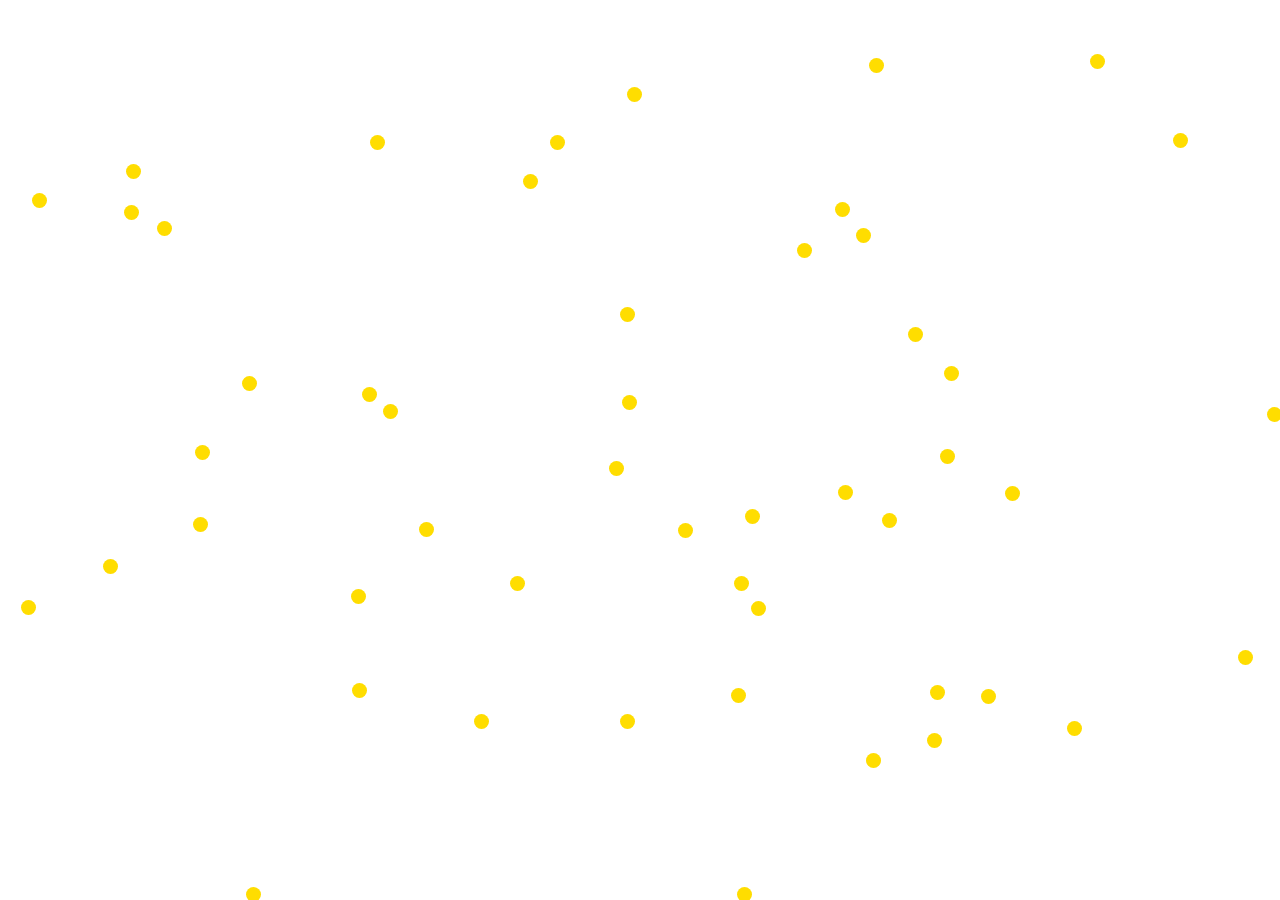
<file: index.html>
<!DOCTYPE html>
<html lang="en">
<head>
  <meta charset="UTF-8">
  <meta name="viewport" content="width=device-width, initial-scale=1.0">
  <title>Bouncing Balls and Flying Text</title>
  <link rel="stylesheet" href="./css/balls.css">
</head>
<body>
  <div class="container"></div>
  <div class="text-container">
    <div class="text" id="text-1">Client-side?</div>
    <div class="text" id="text-2">Server-side?</div>
    <div class="text" id="text-3">I choose client-side.</div>
  </div>
  <script>
    // Redirect to the main page (index.html) after 5 seconds
    setTimeout(() => {
      window.location.href = "landing.html"; // Replace "index.html" with the path to your main page
    }, 15000); // Adjust the duration as needed
  </script>
  <script src="./js/balls.js"></script>
</body>
</html>
</file>
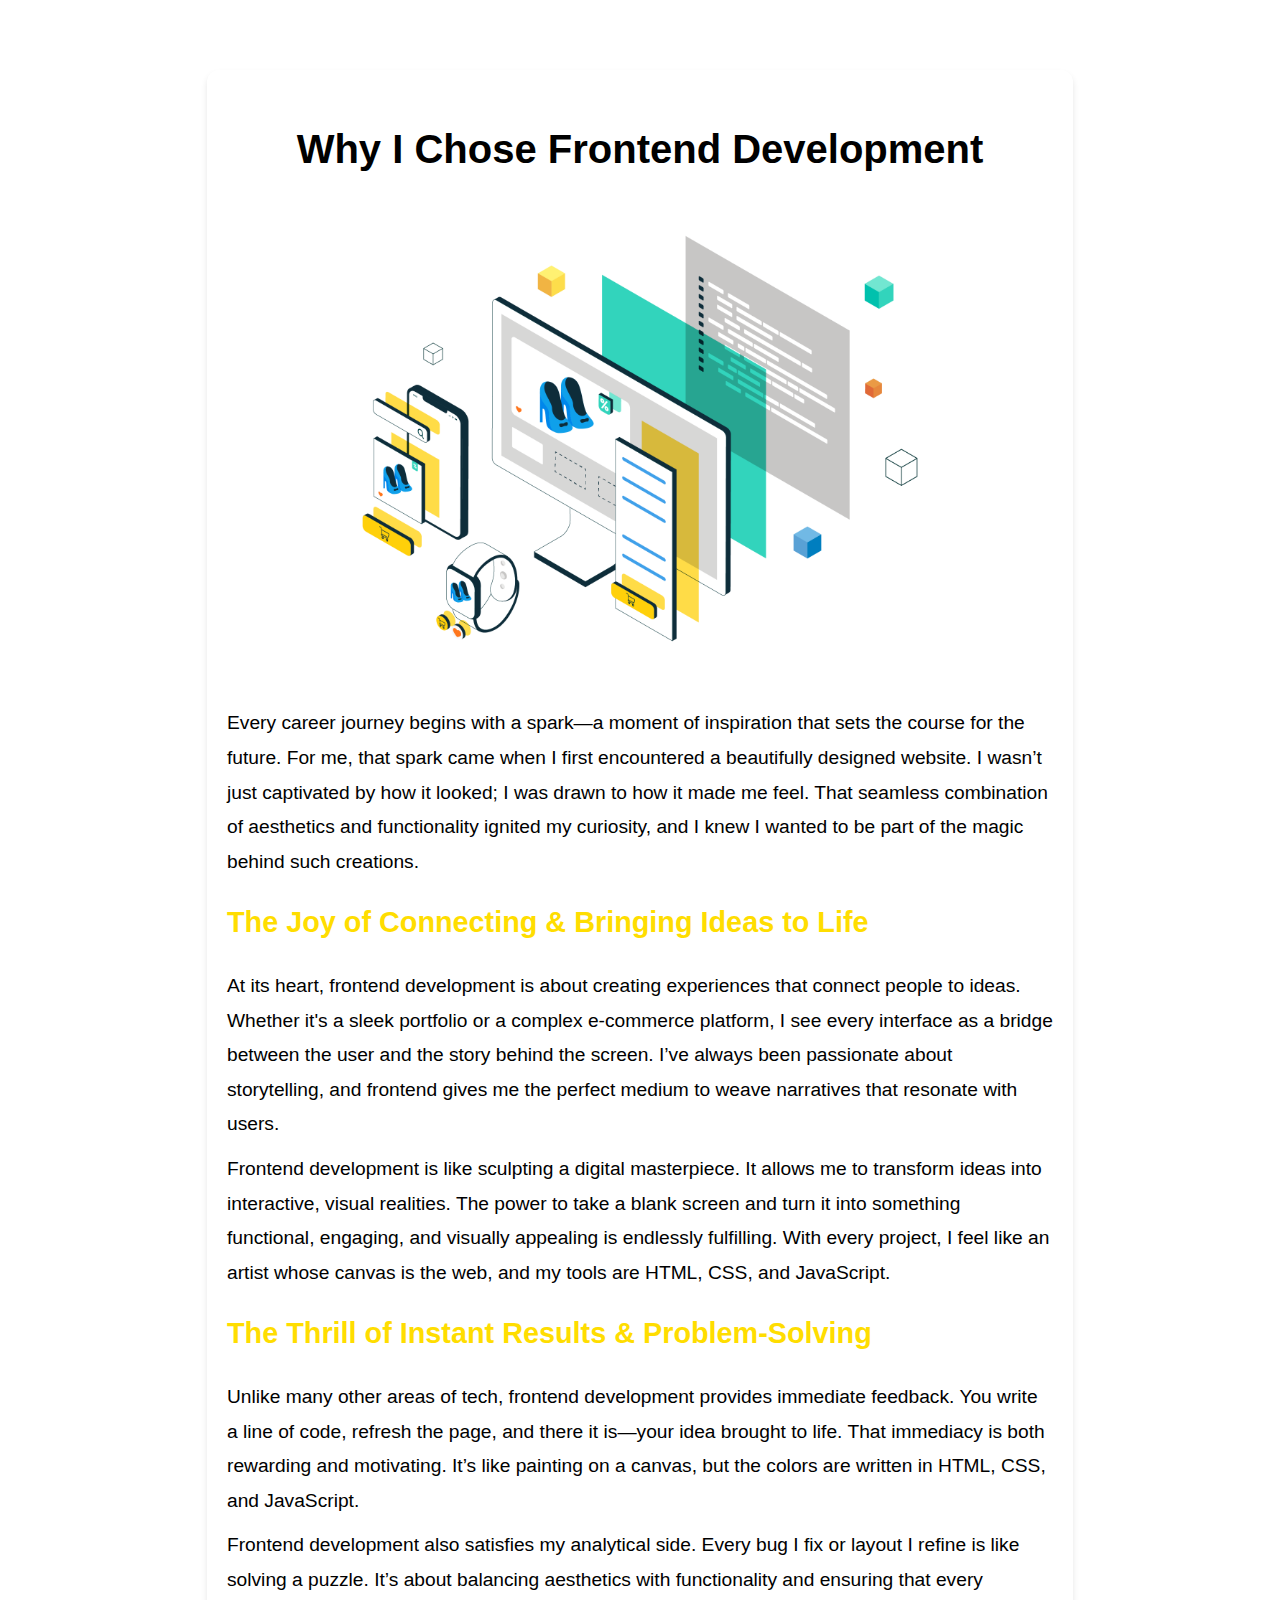
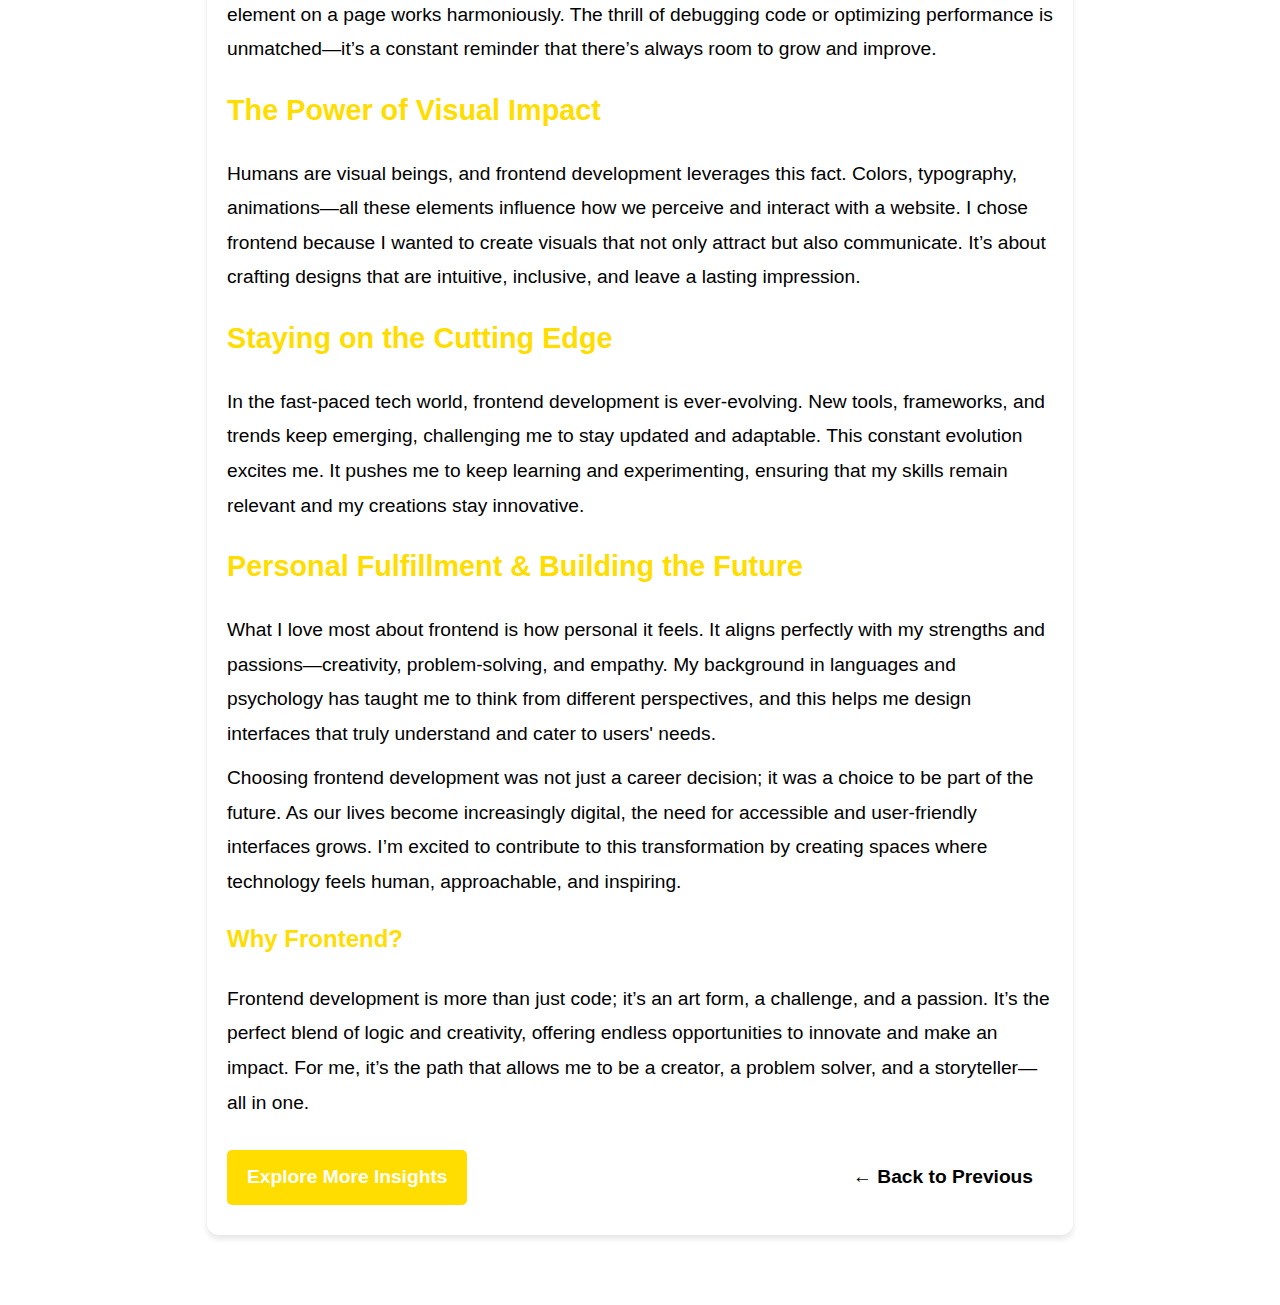
<file: article1.html>
<!DOCTYPE html>
<html lang="en">
<head>
  <meta charset="UTF-8">
  <meta name="viewport" content="width=device-width, initial-scale=1.0">
  <title>Why I Chose Frontend Development</title>
  <link rel="stylesheet" href="./css/article1.css">
</head>
<body>

  <div class="frontend-container">
    <h1>Why I Chose Frontend Development</h1>
    <img src="./images/frontend.png" alt="Frontend Development Graphic" class="frontend-image">

    <p>
      Every career journey begins with a spark—a moment of inspiration that sets the course for the future. For me, that spark came when I first encountered a beautifully designed website. I wasn’t just captivated by how it looked; I was drawn to how it made me feel. That seamless combination of aesthetics and functionality ignited my curiosity, and I knew I wanted to be part of the magic behind such creations.
    </p>

    <h2>The Joy of Connecting & Bringing Ideas to Life</h2>
    <p>
      At its heart, frontend development is about creating experiences that connect people to ideas. Whether it's a sleek portfolio or a complex e-commerce platform, I see every interface as a bridge between the user and the story behind the screen. I’ve always been passionate about storytelling, and frontend gives me the perfect medium to weave narratives that resonate with users.
    </p>
    <p>
      Frontend development is like sculpting a digital masterpiece. It allows me to transform ideas into interactive, visual realities. The power to take a blank screen and turn it into something functional, engaging, and visually appealing is endlessly fulfilling. With every project, I feel like an artist whose canvas is the web, and my tools are HTML, CSS, and JavaScript.
    </p>

    <h2>The Thrill of Instant Results & Problem-Solving</h2>
    <p>
      Unlike many other areas of tech, frontend development provides immediate feedback. You write a line of code, refresh the page, and there it is—your idea brought to life. That immediacy is both rewarding and motivating. It’s like painting on a canvas, but the colors are written in HTML, CSS, and JavaScript.
    </p>
    <p>
      Frontend development also satisfies my analytical side. Every bug I fix or layout I refine is like solving a puzzle. It’s about balancing aesthetics with functionality and ensuring that every element on a page works harmoniously. The thrill of debugging code or optimizing performance is unmatched—it’s a constant reminder that there’s always room to grow and improve.
    </p>

    <h2>The Power of Visual Impact</h2>
    <p>
      Humans are visual beings, and frontend development leverages this fact. Colors, typography, animations—all these elements influence how we perceive and interact with a website. I chose frontend because I wanted to create visuals that not only attract but also communicate. It’s about crafting designs that are intuitive, inclusive, and leave a lasting impression.
    </p>

    <h2>Staying on the Cutting Edge</h2>
    <p>
      In the fast-paced tech world, frontend development is ever-evolving. New tools, frameworks, and trends keep emerging, challenging me to stay updated and adaptable. This constant evolution excites me. It pushes me to keep learning and experimenting, ensuring that my skills remain relevant and my creations stay innovative.
    </p>

    <h2>Personal Fulfillment & Building the Future</h2>
    <p>
      What I love most about frontend is how personal it feels. It aligns perfectly with my strengths and passions—creativity, problem-solving, and empathy. My background in languages and psychology has taught me to think from different perspectives, and this helps me design interfaces that truly understand and cater to users' needs.
    </p>
    <p>
      Choosing frontend development was not just a career decision; it was a choice to be part of the future. As our lives become increasingly digital, the need for accessible and user-friendly interfaces grows. I’m excited to contribute to this transformation by creating spaces where technology feels human, approachable, and inspiring.
    </p>

    <h3>Why Frontend?</h3>
    <p>
      Frontend development is more than just code; it’s an art form, a challenge, and a passion. It’s the perfect blend of logic and creativity, offering endless opportunities to innovate and make an impact. For me, it’s the path that allows me to be a creator, a problem solver, and a storyteller—all in one.
    </p>

    <p class="article-nav">
    <a href="article2.html" class="explore-more-link">Explore More Insights</a>
    <a href="insights.html" class="back-btn">← Back to Previous</a>
    </p>
  </div>

</body>
</html>
</file>
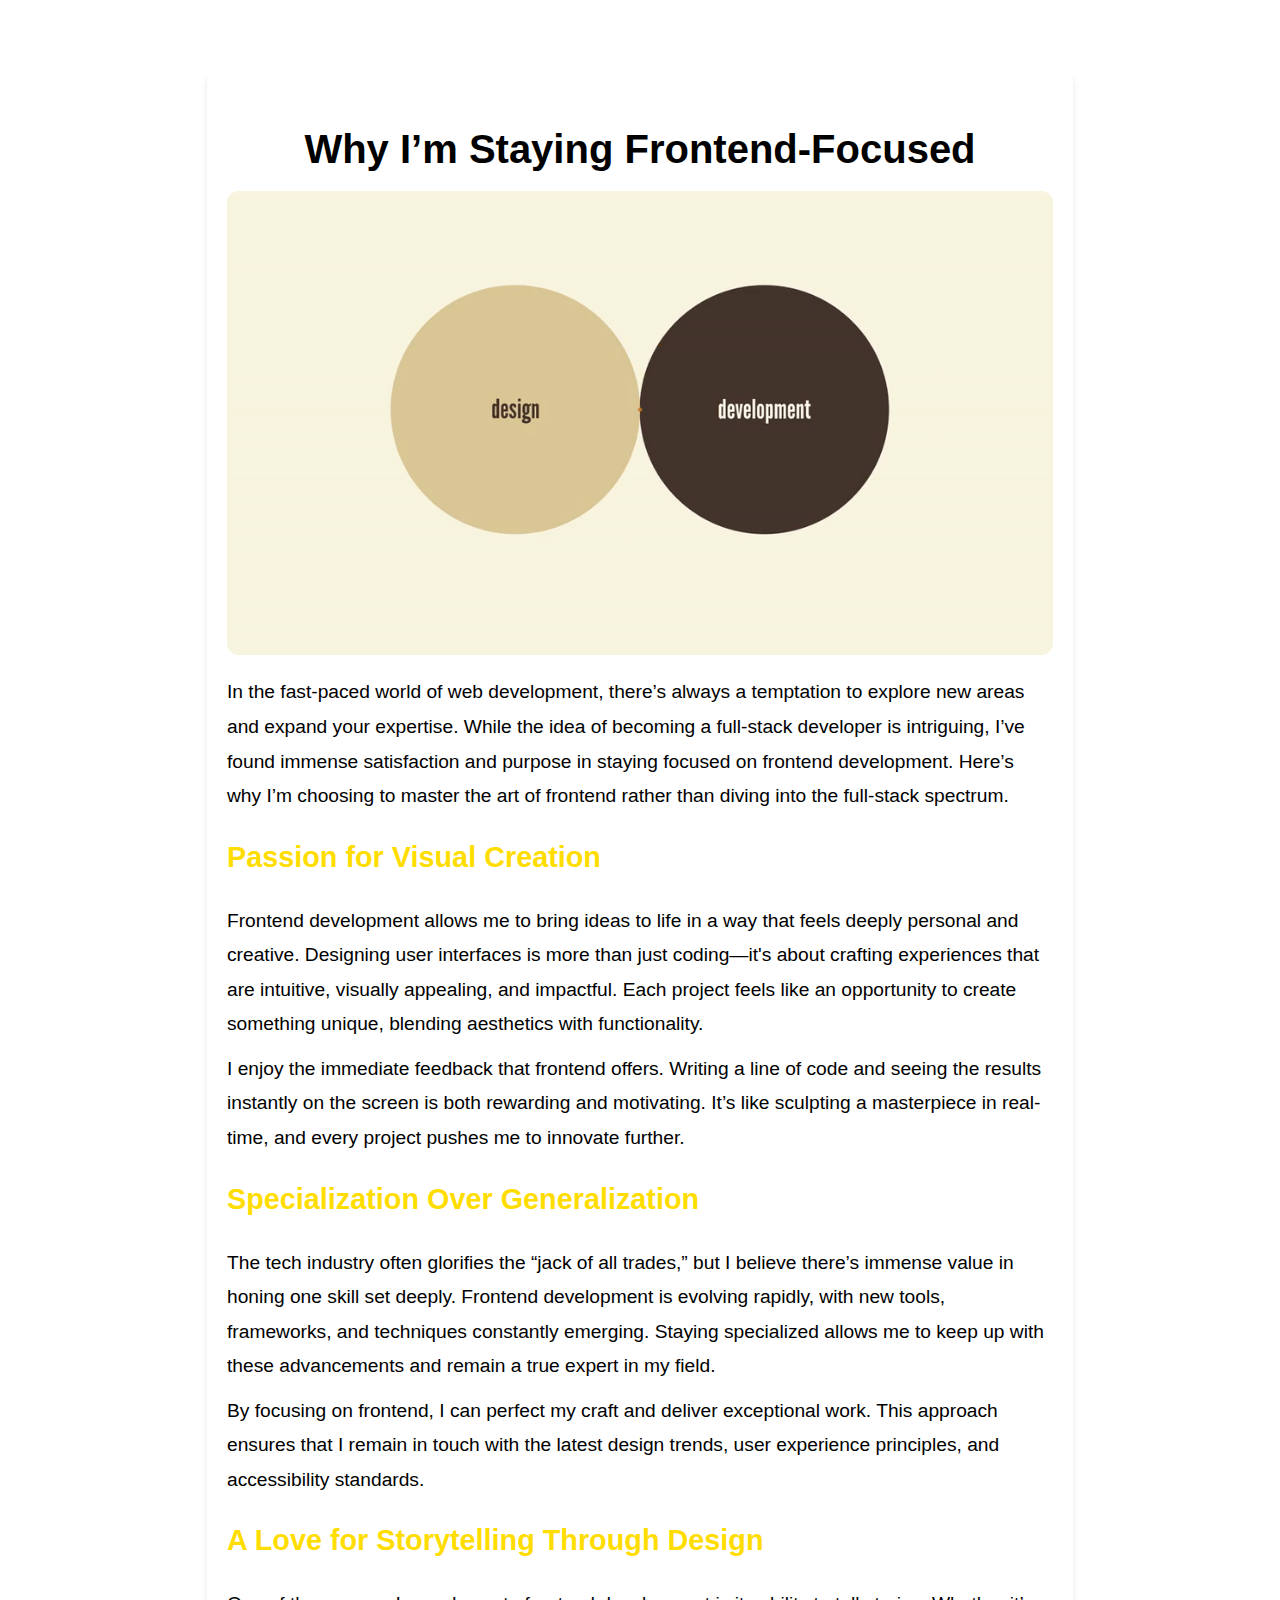
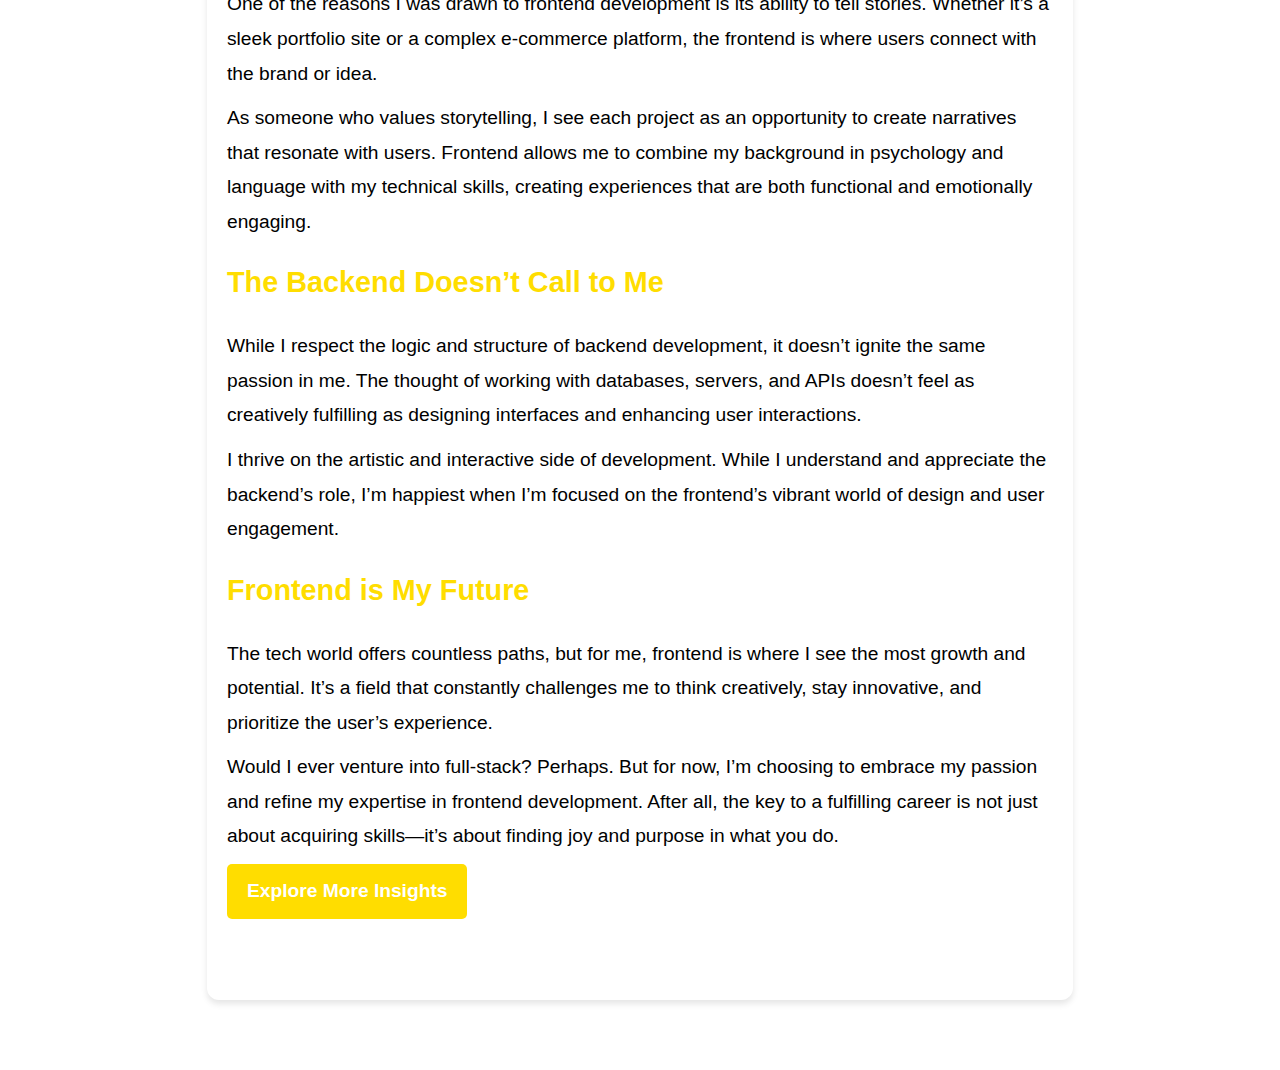
<file: article2.html>
<!DOCTYPE html>
<html lang="en">
<head>
  <meta charset="UTF-8">
  <meta name="viewport" content="width=device-width, initial-scale=1.0">
  <title>Why I’m Staying Frontend-Focused</title>
  <link rel="stylesheet" href="./css/article1.css">
</head>
<body>
  <div class="frontend-container">
    <h1>Why I’m Staying Frontend-Focused</h1>
    <img src="./images/frontend-design.gif" alt="frontend gif" class="frontend-image">
    <p>
      In the fast-paced world of web development, there’s always a temptation to explore new areas and expand your expertise. While the idea of becoming a full-stack developer is intriguing, I’ve found immense satisfaction and purpose in staying focused on frontend development. Here’s why I’m choosing to master the art of frontend rather than diving into the full-stack spectrum.
    </p>

    <h2>Passion for Visual Creation</h2>
    <p>
      Frontend development allows me to bring ideas to life in a way that feels deeply personal and creative. Designing user interfaces is more than just coding—it's about crafting experiences that are intuitive, visually appealing, and impactful. Each project feels like an opportunity to create something unique, blending aesthetics with functionality.
    </p>
    <p>
      I enjoy the immediate feedback that frontend offers. Writing a line of code and seeing the results instantly on the screen is both rewarding and motivating. It’s like sculpting a masterpiece in real-time, and every project pushes me to innovate further.
    </p>

    <h2>Specialization Over Generalization</h2>
    <p>
      The tech industry often glorifies the “jack of all trades,” but I believe there’s immense value in honing one skill set deeply. Frontend development is evolving rapidly, with new tools, frameworks, and techniques constantly emerging. Staying specialized allows me to keep up with these advancements and remain a true expert in my field.
    </p>
    <p>
      By focusing on frontend, I can perfect my craft and deliver exceptional work. This approach ensures that I remain in touch with the latest design trends, user experience principles, and accessibility standards.
    </p>

    <h2>A Love for Storytelling Through Design</h2>
    <p>
      One of the reasons I was drawn to frontend development is its ability to tell stories. Whether it’s a sleek portfolio site or a complex e-commerce platform, the frontend is where users connect with the brand or idea.
    </p>
    <p>
      As someone who values storytelling, I see each project as an opportunity to create narratives that resonate with users. Frontend allows me to combine my background in psychology and language with my technical skills, creating experiences that are both functional and emotionally engaging.
    </p>

    <h2>The Backend Doesn’t Call to Me</h2>
    <p>
      While I respect the logic and structure of backend development, it doesn’t ignite the same passion in me. The thought of working with databases, servers, and APIs doesn’t feel as creatively fulfilling as designing interfaces and enhancing user interactions.
    </p>
    <p>
      I thrive on the artistic and interactive side of development. While I understand and appreciate the backend’s role, I’m happiest when I’m focused on the frontend’s vibrant world of design and user engagement.
    </p>

    <h2>Frontend is My Future</h2>
    <p>
      The tech world offers countless paths, but for me, frontend is where I see the most growth and potential. It’s a field that constantly challenges me to think creatively, stay innovative, and prioritize the user’s experience.
    </p>
    <p>
      Would I ever venture into full-stack? Perhaps. But for now, I’m choosing to embrace my passion and refine my expertise in frontend development. After all, the key to a fulfilling career is not just about acquiring skills—it’s about finding joy and purpose in what you do.
    </p> 

    <p>
    <a href="insights.html" class="explore-more-link">Explore More Insights</a>
    </p>
    
    <br><br>
  </div>
</body>
</html>
</file>
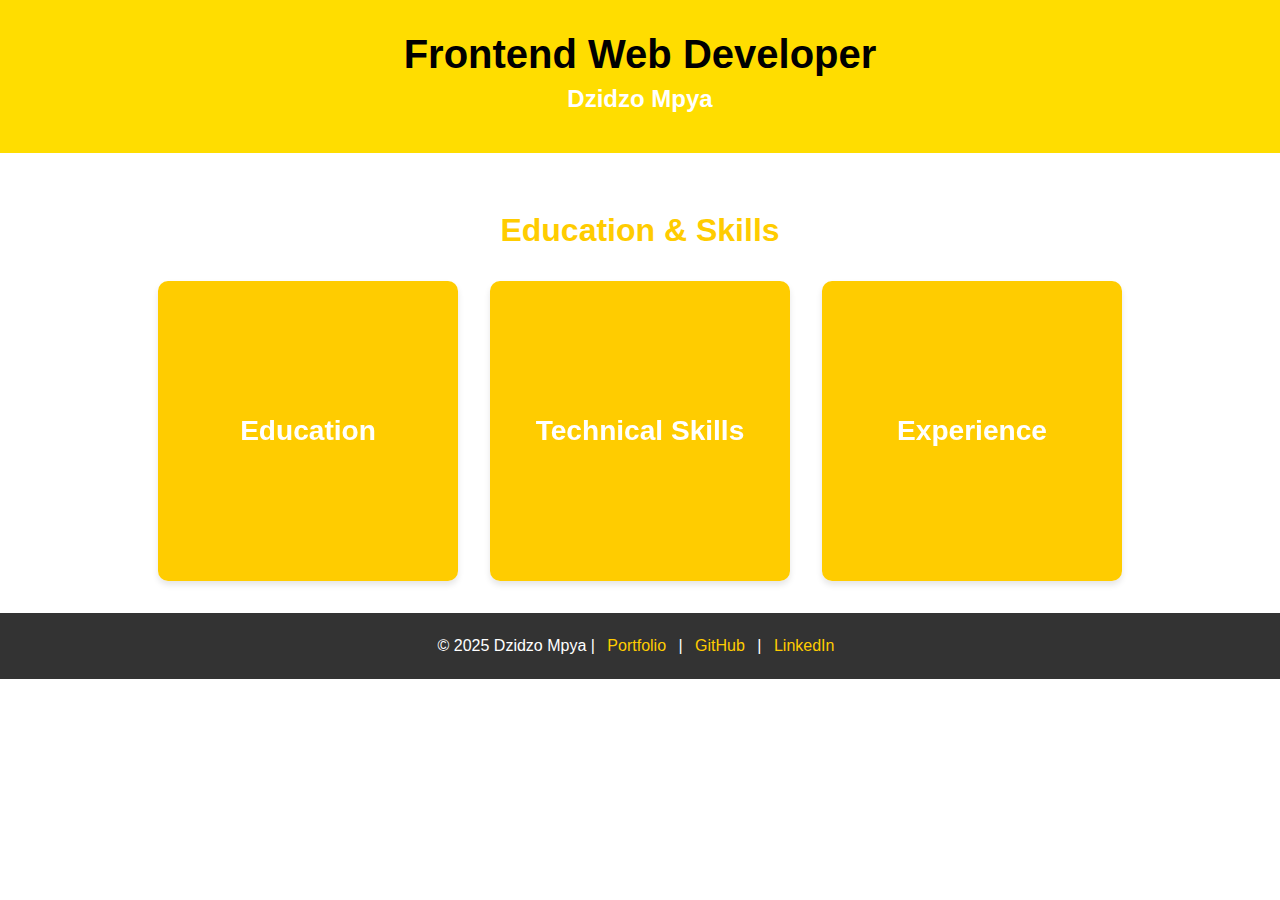
<file: background.html>
<!DOCTYPE html>
<html lang="en">
<head>
  <meta charset="UTF-8">
  <meta name="viewport" content="width=device-width, initial-scale=1.0">
  <link rel="stylesheet" href="./css/background.css">
  <title>Education & Skills</title>

</head>
<body>
  <header>
    <div class="container">
      <h1>Frontend Web Developer</h1>
      <p>Dzidzo Mpya</p>
    </div>
  </header>
  
  <section id="education-skills">
    <div class="container">
      <h2>Education & Skills</h2>
      <div class="card-container">
        <div class="card">
          <div class="card-front">
            <h3>Education</h3>
          </div>
          <div class="card-back">
            <ul>
              <li>BA French and Psychology</li>
              <li>IT Primer @ Workplace, IPMC</li>
              <li>Web Developer - MEST, Generation Ghana</li>
              <li>Year Abroad - Université d’Abomey-Calavi, Benin</li>
            </ul>
          </div>
        </div>
        <div class="card">
          <div class="card-front">
            <h3>Technical Skills</h3>
          </div>
          <div class="card-back">
            <ul>
              <li>HTML, CSS, JavaScript</li>
              <li>React, Node.js</li>
              <li>Git, VS Code</li>
              <li>Responsive Design, REST APIs</li>
              <li>Debugging</li>
            </ul>
          </div>
        </div>
        <div class="card">
          <div class="card-front">
            <h3>Experience</h3>
          </div>
          <div class="card-back">
            <p>Freelance Web Developer: Designing and delivering responsive websites.</p>
            <p>Language Tutor: Translating, editing, and teaching tailored lessons.</p>
            <p>French Tutorial Assistant: Managing library resources and teaching French.</p>
          </div>
        </div>
      </div>
    </div>
  </section>

  <footer>
    <div class="container">
      <p>© 2025 Dzidzo Mpya | <a href="#">Portfolio</a> | <a href="#">GitHub</a> | <a href="#">LinkedIn</a></p>
    </div>
  </footer>
</body>
</html>
</file>
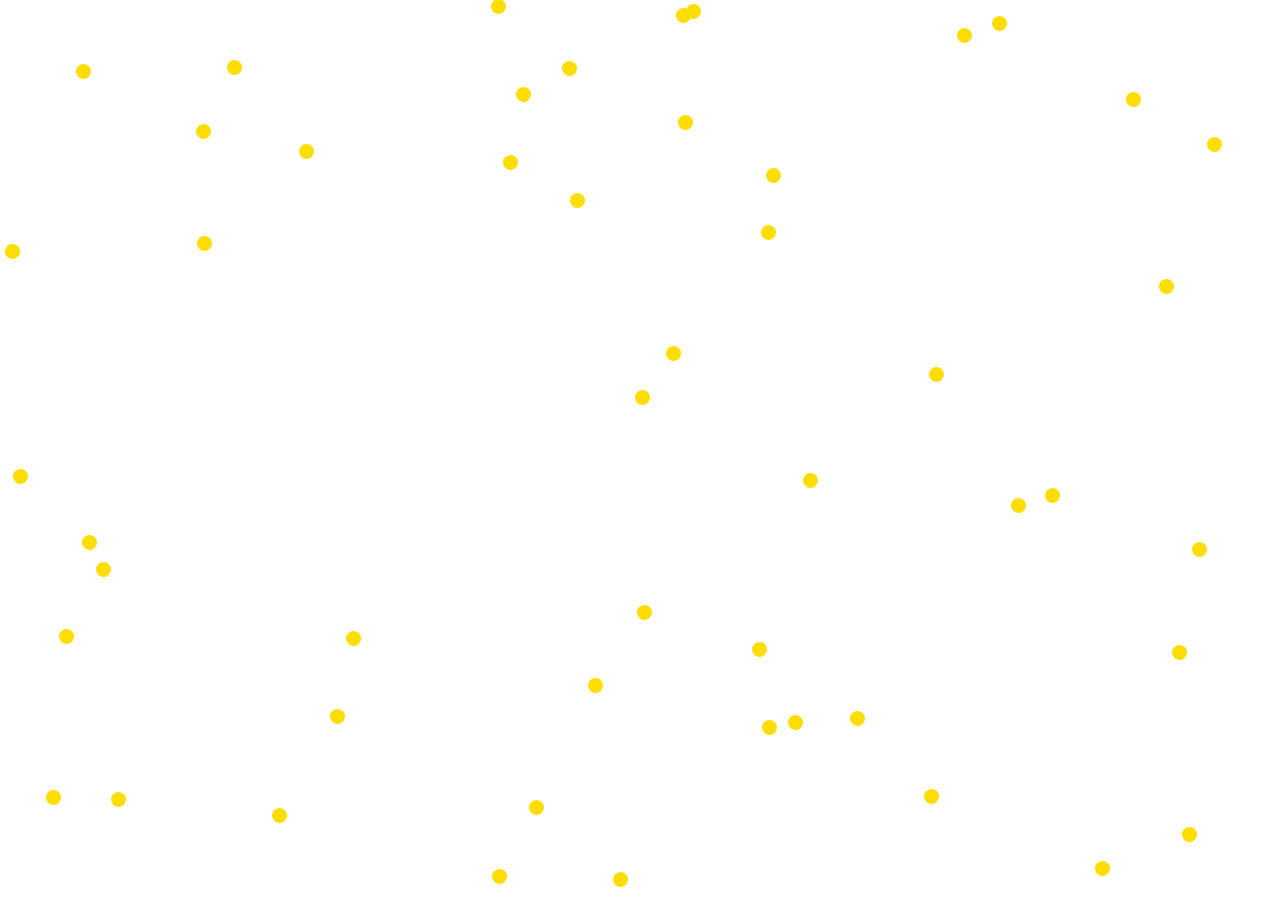
<file: balls.html>
<!DOCTYPE html>
<html lang="en">
<head>
  <meta charset="UTF-8">
  <meta name="viewport" content="width=device-width, initial-scale=1.0">
  <title>Bouncing Balls and Flying Text</title>
  <link rel="stylesheet" href="./css/balls.css">
</head>
<body>
  <div class="container"></div>
  <div class="text-container">
    <div class="text" id="text-1">Client-side?</div>
    <div class="text" id="text-2">Server-side?</div>
    <div class="text" id="text-3">I choose client-side.</div>
  </div>
  <script>
    // Redirect to the main page (index.html) after 5 seconds
    setTimeout(() => {
      window.location.href = "index.html"; // Replace "index.html" with the path to your main page
    }, 15000); // Adjust the duration as needed
  </script>
  <script src="./js/balls.js"></script>
</body>
</html>
</file>
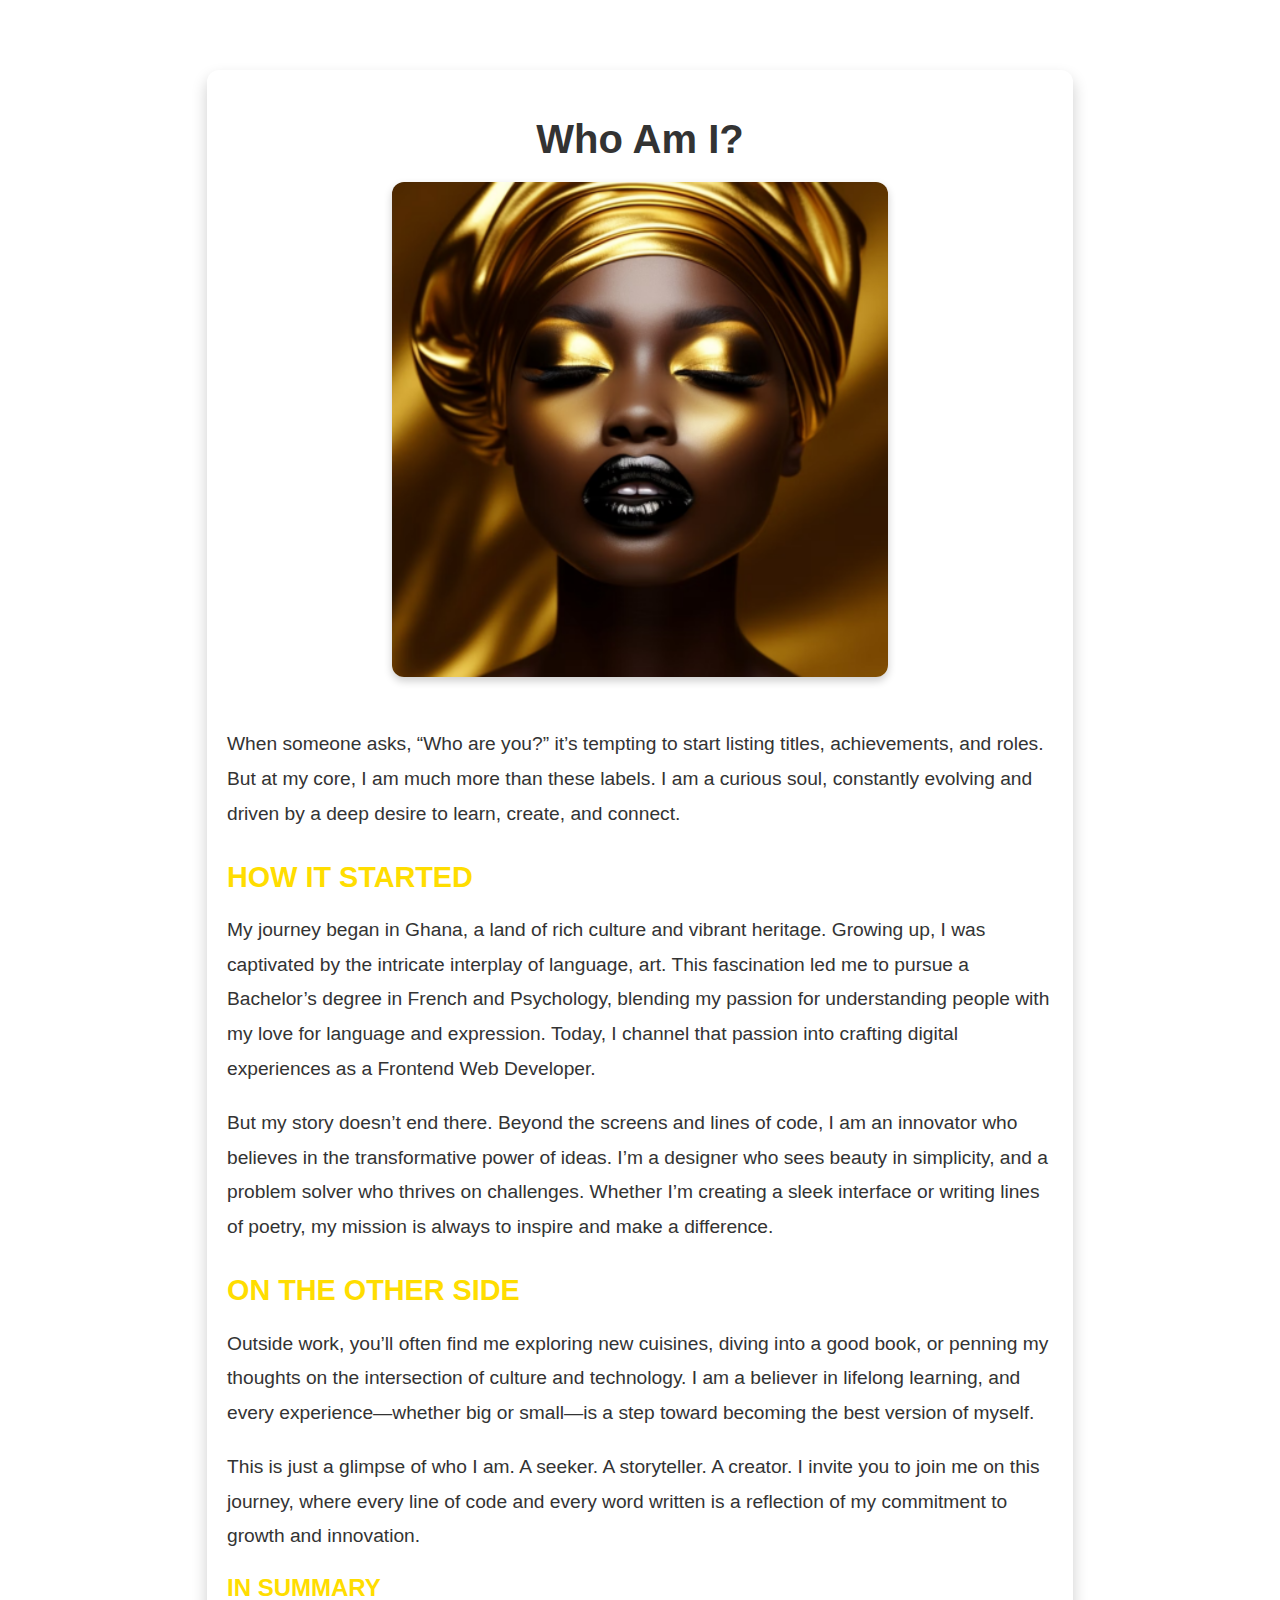
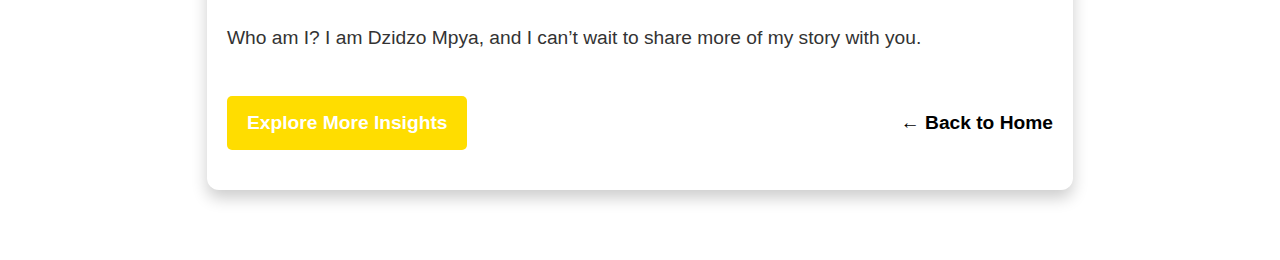
<file: insights.html>
<!DOCTYPE html>
<html lang="en">
<head>
  <meta charset="UTF-8">
  <meta name="viewport" content="width=device-width, initial-scale=1.0">
  <title>Who Am I?</title>
  <link rel="stylesheet" href="./css/insights.css">
</head>
<body>

  <div class="whoami-container">
    <h1>Who Am I?</h1>
        <img src="./images/Iam2.png" alt="Who Am I Graphic" class="whoami-image">

    <p>
      When someone asks, “Who are you?” it’s tempting to start listing titles, achievements, and roles. 
      But at my core, I am much more than these labels. I am a curious soul, constantly evolving and 
      driven by a deep desire to learn, create, and connect.
    </p>

    <h2>HOW IT STARTED</h2>
    <p>
      My journey began in Ghana, a land of rich culture and vibrant heritage. Growing up, I was captivated 
      by the intricate interplay of language, art. This fascination led me to pursue a Bachelor’s 
      degree in French and Psychology, blending my passion for understanding people with my love for language and expression. 
      Today, I channel that passion into crafting digital experiences as a Frontend Web Developer.
    </p>
    <p>
      But my story doesn’t end there. Beyond the screens and lines of code, I am an innovator who believes 
      in the transformative power of ideas. I’m a designer who sees beauty in simplicity, and a problem solver 
      who thrives on challenges. Whether I’m creating a sleek interface or writing lines of poetry, my mission 
      is always to inspire and make a difference.
    </p>

    <h2>ON THE OTHER SIDE</h2>
    <p>
      Outside work, you’ll often find me exploring new cuisines, diving into a good book, or penning my thoughts 
      on the intersection of culture and technology. I am a believer in lifelong learning, and every experience—whether big or small—is a step toward becoming the best version of myself.
    </p>
    <p>
      This is just a glimpse of who I am. A seeker. A storyteller. A creator. I invite you to join me on this journey, 
      where every line of code and every word written is a reflection of my commitment to growth and innovation.
    </p>

    <h3>IN SUMMARY</h3>
    <p>
      Who am I? I am Dzidzo Mpya, and I can’t wait to share more of my story with you.
    </p>

    <p class="article-nav">
    <a href="article1.html" class="explore-more-link">Explore More Insights</a>
    <a href="landing.html" class="back-btn">← Back to Home</a>

    </p>
  </div>
</body>
</html>
</file>
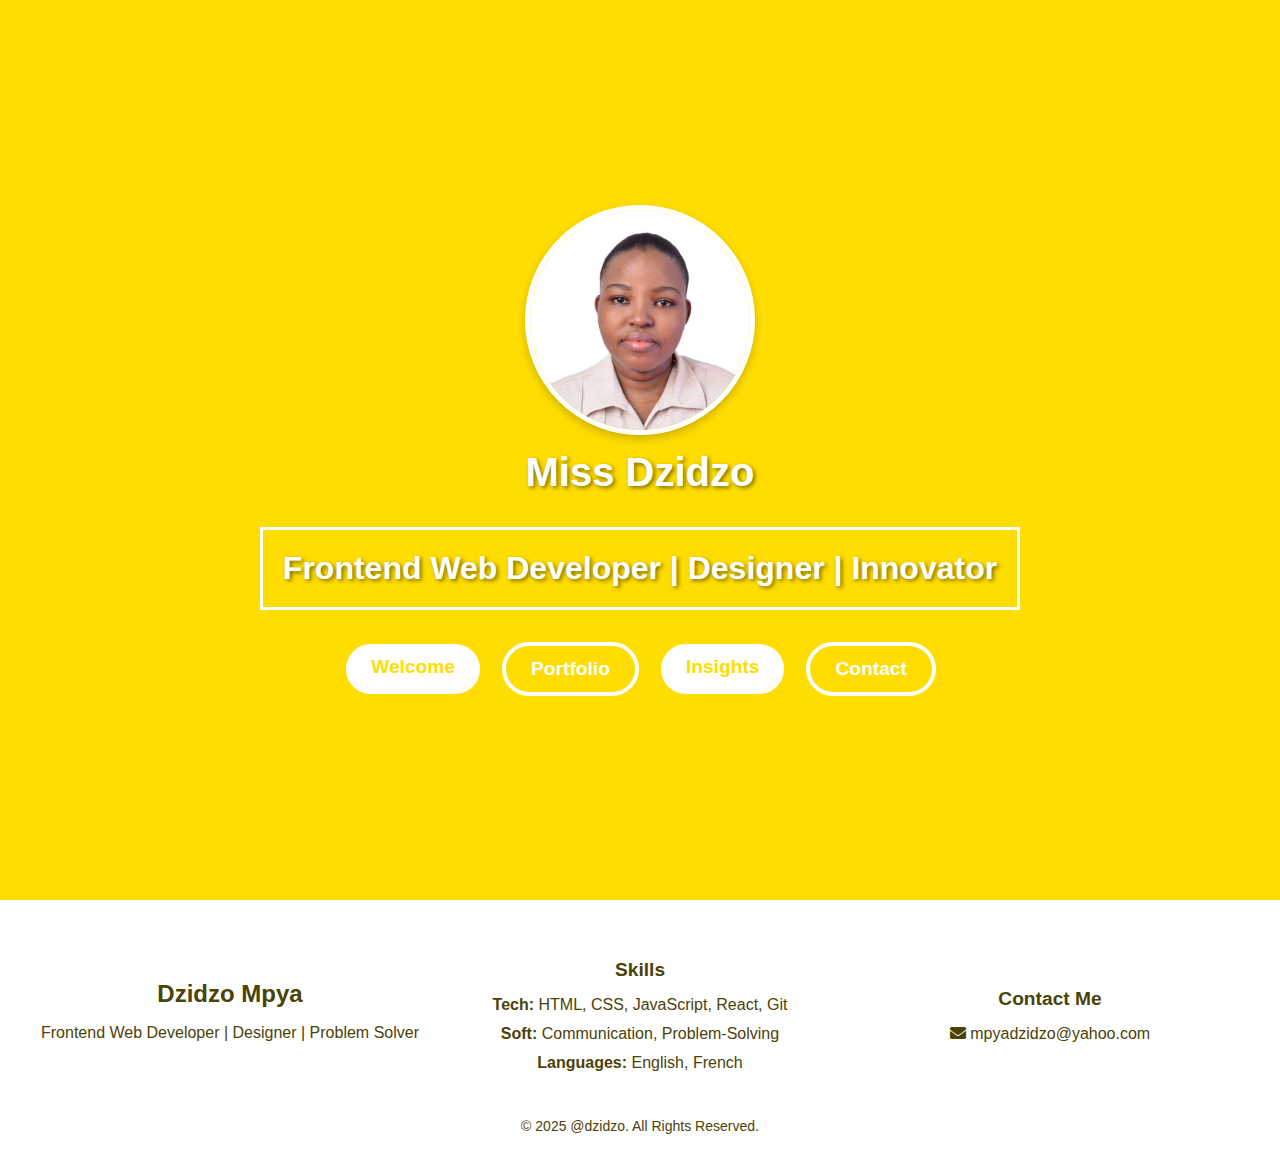
<file: landing.html>
<!DOCTYPE html>
<html lang="en">
<head>
    <meta charset="UTF-8">
    <meta name="viewport" content="width=device-width, initial-scale=1.0">
    <link rel="stylesheet" href="./css/style.css">
    <link rel="stylesheet" href="./css/footer.css">
    <link rel="stylesheet"href="https://cdnjs.cloudflare.com/ajax/libs/font-awesome/5.15.4/css/all.min.css" >

    <title>My Portfolio</title>
</head>

<body>
  <header class="hero">
    <div class="hero-container">
      <div class="hero-image">
        <img src="./images/profile.jpg" alt="Your Face">
      </div>
      <div class="hero-text">
        <h1>Miss Dzidzo</h1>
        <p class="cascading-text">Frontend Web Developer | Designer | Innovator</p>
        <!-- Buttons -->
        <div class="hero-buttons">
          <a href="welcome.html" class="btn welcome-btn">Welcome</a>
          <a href="portfolio2.html" class="btn portfolio-btn">Portfolio</a>
          <a href="insights.html" class="btn welcome-btn">Insights</a>
          <a href="contact.html" class="btn portfolio-btn">Contact</a>
        </div>
      </div>
    </div>
  </header>
  

  <!-- Footer HTML -->
<footer class="footer">
  <div class="footer-container">
    <div class="footer-about">
      <h2>Dzidzo Mpya</h2>
      <p>Frontend Web Developer | Designer | Problem Solver</p>
    </div>
    <div class="footer-skills">
      <h3>Skills</h3>
      <p>
        <strong>Tech:</strong> HTML, CSS, JavaScript, React, Git <br>
        <strong>Soft:</strong> Communication, Problem-Solving <br>
        <strong>Languages:</strong> English, French
      </p>
    </div>
    <div class="footer-contact">
      <h3>Contact Me</h3>
      <a href="mailto:mpyadzidzo@yahoo.com" class="contact-link">
        <i class="fas fa-envelope"></i> mpyadzidzo@yahoo.com
      </a>
    </div>
    <!-- <div class="footer-social">
      <a href="https://github.com" target="_blank" class="social-icon">
        <i class="fab fa-github"></i>
      </a>
      <a href="https://twitter.com" target="_blank" class="social-icon">
        <i class="fab fa-twitter"></i>
      </a>
    </div> -->
  </div>
  <div class="footer-bottom">
    <p>&copy; 2025 @dzidzo. All Rights Reserved.</p>
  </div>
</footer>

</body>
</html>
</file>
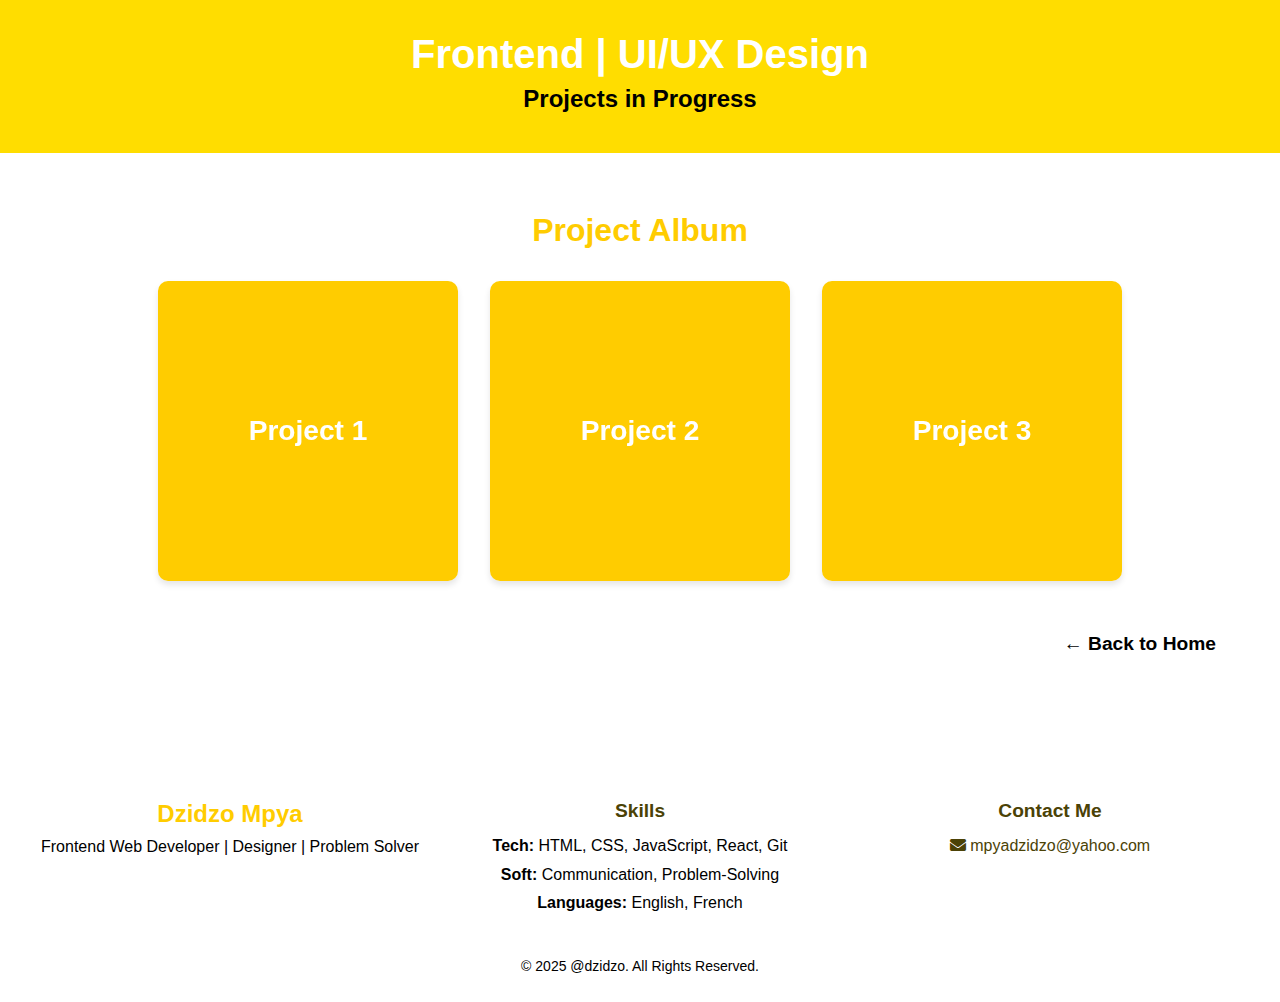
<file: portfolio2.html>
<!DOCTYPE html>
<html lang="en">
<head>
  <meta charset="UTF-8">
  <meta name="viewport" content="width=device-width, initial-scale=1.0">
  <link rel="stylesheet" href="./css/portfolio2.css">
  <link rel="stylesheet" href="./css/footer.css">
  <link rel="stylesheet"href="https://cdnjs.cloudflare.com/ajax/libs/font-awesome/5.15.4/css/all.min.css" >
  <title>Portfolio</title>

</head>
<body>
  <header>
    <div class="container">
      <h1>Frontend | UI/UX Design</h1>
      <div class="container-flex">
        <p>Projects in Progress</p>
      </div>
    </div>
    
  </header>
  
  <section id="education-skills">
    <div class="container">
      <h2>Project Album</h2>
      <div class="card-container">
        <div class="card">
          <div class="card-front">
            <h3>Project 1</h3>
          </div>
          <div class="card-back">
            <ul>
              <li>Tech: React, Tailwind CSS</li>
              <li>Project Name: Organic Green Basket</li>
              <li> Link Address: 
              <a href="https://organicgreenbasket.netlify.app/" target="_blank"> Visit Website</a>
            </li>              
            </ul>
          </div>
        </div>
        <div class="card">
          <div class="card-front">
            <h3>Project 2</h3>
          </div>
          <div class="card-back">
            <ul>
              <li>Tech: React, Tailwind CSS</li>
              <li>Project Name: CloseCompanion Ghana
              <li>Link Address: 
                <a href="https://closecompanionghana.netlify.app/" target="_blank">Visit Website</a>
              </li>
              <li></li>
            </ul>
          </div>
        </div>
        
        <div class="card">
          <div class="card-front">
            <h3>Project 3</h3>
          </div>
          <div class="card-back">
             <ul>
              <li>Tech: React, Tailwind CSS</li>
              <li>Project Name: WasteNot Food Waste Project</li>
              <li>Link Address:
                <a href=" https://wastenoteco.netlify.app/" target="_blank">Visit Website</a>
              </li>
              <li></li>
            </ul>
          </div>
        </div>
      </div>
      <!-- Back button at the end -->
    <div class="back-btn-container">
      <a href="landing.html" class="back-btn">← Back to Home</a>
    </div>
    </div>
  </section> <br><br><br>

  

   <!-- Footer HTML -->
<footer class="footer">
  <div class="footer-line"></div> <!-- Yellow line above the footer -->
  <div class="footer-container">
    <div class="footer-about">
      <h2>Dzidzo Mpya</h2>
      <p>Frontend Web Developer | Designer | Problem Solver</p>
    </div>
    <div class="footer-skills">
      <h3>Skills</h3>
      <p>
        <strong>Tech:</strong> HTML, CSS, JavaScript, React, Git <br>
        <strong>Soft:</strong> Communication, Problem-Solving <br>
        <strong>Languages:</strong> English, French
      </p>
    </div>
    <div class="footer-contact">
      <h3>Contact Me</h3>
      <a href="mailto:mpyadzidzo@yahoo.com" class="contact-link">
        <i class="fas fa-envelope"></i> mpyadzidzo@yahoo.com
      </a>
    </div>
    <!-- <div class="footer-social">
      <a href="https://github.com" target="_blank" class="social-icon">
        <i class="fab fa-github"></i>
      </a>
      <a href="https://twitter.com" target="_blank" class="social-icon">
        <i class="fab fa-twitter"></i>
      </a>
    </div> -->
  </div>
  <div class="footer-bottom">
    <p>&copy; 2025 @dzidzo. All Rights Reserved.</p>
  </div>
</footer>

</body>
</html>
</file>
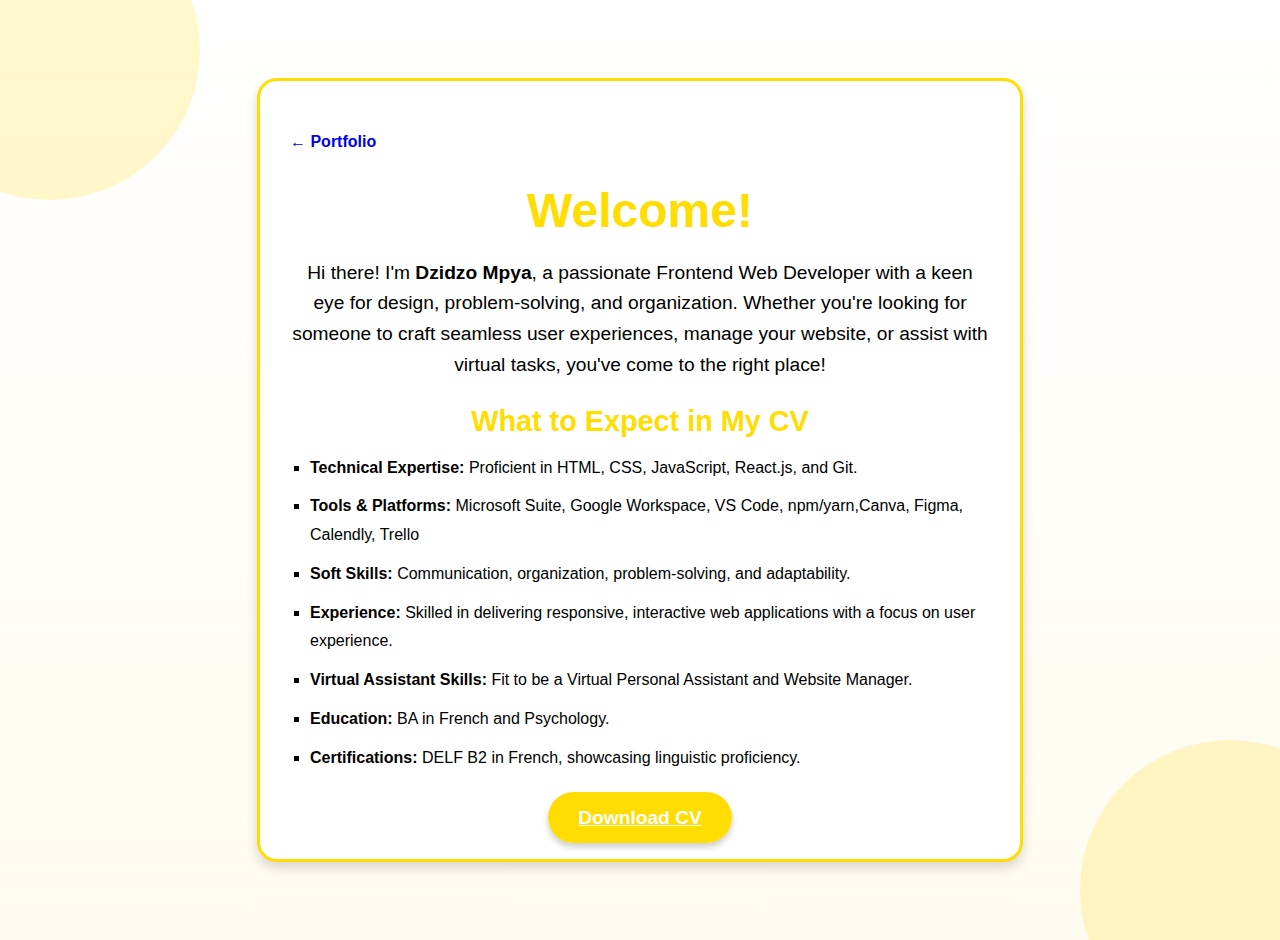
<file: welcome.html>
<!DOCTYPE html>
<html lang="en">
<head>
  <meta charset="UTF-8">
  <meta name="viewport" content="width=device-width, initial-scale=1.0">
  <link rel="stylesheet" href="./css/welcome.css">
  <title>Welcome</title>
</head>

<body>
  <div class="welcome-container">
    <div class="welcome-content">
      <h4><a href="portfolio2.html">← Portfolio</a></h4>

      <h1>Welcome!</h1>
      <p class="intro">
        Hi there! I'm <strong>Dzidzo Mpya</strong>, a passionate Frontend Web Developer with a keen eye for design, 
        problem-solving, and organization. Whether you're looking for someone to craft seamless user experiences, 
        manage your website, or assist with virtual tasks, you've come to the right place!
      </p>
      <div class="cv-summary">
        <h2>What to Expect in My CV</h2>
        <ul>
          <li><strong>Technical Expertise:</strong> Proficient in HTML, CSS, JavaScript, React.js, and Git.</li>
          <li><strong>Tools & Platforms:</strong> Microsoft Suite, Google Workspace, VS Code, npm/yarn,Canva, Figma, Calendly, Trello</li>
          <li><strong>Soft Skills:</strong> Communication, organization, problem-solving, and adaptability.</li>
          <li><strong>Experience:</strong> Skilled in delivering responsive, interactive web applications 
              with a focus on user experience.</li>
          <li><strong>Virtual Assistant Skills:</strong> Fit to be a Virtual Personal Assistant and Website Manager.</li>
          <li><strong>Education:</strong> BA in French and Psychology.</li>
          <li><strong>Certifications:</strong> DELF B2 in French, showcasing linguistic proficiency.</li>
        </ul>
      </div> <br>
      <!-- Updated Download Button -->
      <a href="./assets/CV - Dzidzo M. Frontend.pdf" download class="download-btn">Download CV</a>
    </div>
  </div>
</body>
</html>
</file>
<file: css/balls.css>
/* General Styles */
body {
  margin: 0;
  padding: 0;
  background-color: #ffffff;
  overflow: hidden;
  height: 100vh;
  display: flex;
  justify-content: center;
  align-items: center;
}

/* Ball Container */
.container {
  position: relative;
  width: 100%;
  height: 100%;
  overflow: hidden;
}

/* Ball Styling */
.ball {
  position: absolute;
  bottom: 0;
  width: 15px;
  height: 15px;
  background-color: #ffdd00;
  border-radius: 50%;
  animation: bounce 2s ease-in-out infinite;
}

/* Ball Animation */
@keyframes bounce {
  0%, 100% {
    transform: translateY(0);
  }
  50% {
    transform: translateY(-300px);
  }
}

/* Text Container */
.text-container {
  position: absolute;
  width: 100%;
  height: 100%;
  display: flex;
  justify-content: center;
  align-items: center;
  pointer-events: none;
}

.text {
  position: absolute;
  font-family: Arial, sans-serif;
  font-size: 48px;
  font-weight: bold;
  opacity: 0;
  animation: fly-in-out 5s linear forwards;
}

#text-1 {
  color: yellow;
  animation-delay: 0s;
  animation-name: fly-top;
}

#text-2 {
  color: black;
  animation-delay: 5s;
  animation-name: fly-side;
}

#text-3 {
  color: yellow;
  animation-delay: 10s;
  animation-name: stay-center;
}

/* Text Animations */
@keyframes fly-top {
  0% {
    transform: translateY(-100%);
    opacity: 0;
  }
  50% {
    opacity: 1;
    transform: translateY(0);
  }
  100% {
    opacity: 0;
    transform: translateY(100%);
  }
}

@keyframes fly-side {
  0% {
    transform: translateX(-100%);
    opacity: 0;
  }
  50% {
    opacity: 1;
    transform: translateX(0);
  }
  100% {
    opacity: 0;
    transform: translateX(100%);
  }
}

@keyframes stay-center {
  0% {
    opacity: 0;
  }
  30% {
    opacity: 1;
  }
  100% {
    opacity: 0;
  }
}
</file>
<file: css/article1.css>
/* ================= BASE STYLES ================= */
body {
  font-family: Arial, sans-serif;
  line-height: 1.6;
  margin: 0;
  padding: 50px;
  background-color: #ffffff;
  color: #000000;
}

.frontend-image {
  display: block;
  width: 100%;
  height: auto;
  border-radius: 12px;
  margin-bottom: 20px;
}

.frontend-container {
  max-width: 70%;
  margin: 20px auto;
  background: #fff;
  padding: 20px;
  border-radius: 12px;
  box-shadow: 0 4px 6px rgba(0, 0, 0, 0.1);
}

h1 {
  font-size: 2.5em;
  color: #000000;
  text-align: center;
  margin-bottom: 10px;
}

h2, h3 {
  color: #ffdd00;
  margin-top: 20px;
}

h2 { font-size: 1.8em; }
h3 { font-size: 1.5em; }

p {
  margin: 10px 0;
  line-height: 1.8;
  font-size: 1.2rem;
}

/* ================= NAVIGATION BUTTONS ================= */
.article-nav {
  display: flex;
  justify-content: space-between; /* Previous left, Next right */
  flex-wrap: wrap; /* wrap on small screens */
  margin-top: 30px;
  gap: 10px;
}

.explore-more-link, .back-btn {
  display: inline-block;
  padding: 10px 20px;
  border-radius: 5px;
  font-weight: bold;
  text-decoration: none;
  transition: all 0.3s ease;
}

.explore-more-link {
  background-color: #ffdd00;
  color: #ffffff;
}

.explore-more-link:hover {
  background-color: #000000;
  color: #ffdd00;
}

.back-btn {
  color: #000000;
}

.back-btn:hover {
  transform: translateX(-4px);
}

/* ================== MEDIA QUERIES ================== */

/* Tablets <= 768px */
@media screen and (max-width: 768px) {
  body {
    padding: 30px;
  }

  .frontend-container {
    max-width: 90%;
    padding: 15px;
  }

  h1 {
    font-size: 2rem;
  }

  h2 {
    font-size: 1.5em;
  }

  h3 {
    font-size: 1.3em;
  }

  p {
    font-size: 1rem;
  }

  /* ================= BASE STYLES ================= */
body {
  font-family: Arial, sans-serif;
  line-height: 1.6;
  margin: 0;
  padding: 50px;
  background-color: #ffffff;
  color: #000000;
}

.frontend-image {
  display: block;
  width: 100%;
  height: auto;
  border-radius: 12px;
  margin-bottom: 20px;
}

.frontend-container {
  max-width: 70%;
  margin: 20px auto;
  background: #fff;
  padding: 20px;
  border-radius: 12px;
  box-shadow: 0 4px 6px rgba(0, 0, 0, 0.1);
}

h1 {
  font-size: 2.5em;
  color: #000000;
  text-align: center;
  margin-bottom: 10px;
}

h2, h3 {
  color: #ffdd00;
  margin-top: 20px;
}

h2 { font-size: 1.8em; }
h3 { font-size: 1.5em; }

p {
  margin: 10px 0;
  line-height: 1.8;
  font-size: 1.2rem;
}

/* ================= NAVIGATION BUTTONS ================= */
.article-nav {
  display: flex;
  justify-content: space-between; /* Previous left, Next right */
  flex-wrap: wrap; /* wrap on small screens */
  margin-top: 30px;
  gap: 10px;
}

.explore-more-link, .back-btn {
  display: inline-block;
  padding: 10px 20px;
  border-radius: 5px;
  font-weight: bold;
  text-decoration: none;
  transition: all 0.3s ease;
}

.explore-more-link {
  background-color: #ffdd00;
  color: #ffffff;
}

.explore-more-link:hover {
  background-color: #000000;
  color: #ffdd00;
}

.back-btn {
  color: #000000;
}

.back-btn:hover {
  transform: translateX(-4px);
}

/* ================== MEDIA QUERIES ================== */

/* Tablets <= 768px */
@media screen and (max-width: 768px) {
  body {
    padding: 30px;
  }

  .frontend-container {
    max-width: 90%;
    padding: 15px;
  }

  h1 {
    font-size: 2rem;
  }

  h2 {
    font-size: 1.5em;
  }

  h3 {
    font-size: 1.3em;
  }

  p {
    font-size: 1rem;
  }

  .explore-more-link, .back-btn {
    padding: 6px 12px;
    font-size: 0.95rem;
  }
}

/* Mobile <= 480px */
@media screen and (max-width: 480px) {
  body {
    padding: 15px;
  }

  h1 {
    font-size: 1.6rem;
  }

  h2 {
    font-size: 1.3em;
  }

  h3 {
    font-size: 1.1em;
  }

  p {
    font-size: 0.95rem;
  }

  .article-nav {
    flex-direction: column; /* stack buttons vertically */
    align-items: stretch;
  }

  .explore-more-link, .back-btn {
    width: 100%; /* full-width buttons for easy tapping */
    text-align: center;
    margin-bottom: 10px;
  }
}

}

/* Mobile <= 480px */
@media screen and (max-width: 480px) {
  body {
    padding: 15px;
  }

  h1 {
    font-size: 1.6rem;
  }

  h2 {
    font-size: 1.3em;
  }

  h3 {
    font-size: 1.1em;
  }

  p {
    font-size: 0.95rem;
  }

  .article-nav {
    flex-direction: column; /* stack buttons vertically */
    align-items: stretch;
  }

  .explore-more-link, .back-btn {
  width: fit-content;
  max-width: 100%;
}

}
</file>
<file: css/background.css>
/* styles.css */
body {
    font-family: Arial, sans-serif;
    margin: 0;
    padding: 0;
    box-sizing: border-box;
    background: #fff;
    color: #333;
}

header {
    background: #ffdd00; /* Yellow background */
    color: #fff;         /* White text for contrast */
    text-align: center;
    padding: 2rem 0;
    font-size: 1.5rem;
    font-weight: bold;
}

.container {
    width: 90%;
    max-width: 1200px;
    margin: auto;
}

h1 {
    font-size: 2.5rem;
    margin: 0;
    color: #000000; /* Dark text for balance */
}

p {
    margin: 0.5rem 0;
}

#education-skills {
    background: #fff; /* White background for clean sections */
    padding: 2rem 0;
}

h2 {
    text-align: center;
    font-size: 2rem;
    margin-bottom: 2rem;
    color: #ffcc00; /* Highlight headings with yellow */
}

.card-container {
    display: flex;
    justify-content: center;
    gap: 2rem;
    flex-wrap: wrap;
    perspective: 1000px; /* Enable 3D effect */
}

.card {
    position: relative;
    width: 300px;
    height: 300px;
    text-align: center;
    border-radius: 10px;
    transform-style: preserve-3d; /* Enable 3D space */
    transition: transform 0.5s;
    box-shadow: 0 4px 6px rgba(0, 0, 0, 0.1); /* Subtle shadow for depth */
    cursor: pointer;
}

.card:hover {
    transform: rotateY(180deg); /* Flip the entire card */
}

.card-front,
.card-back {
    position: absolute;
    width: 100%;
    height: 100%;
    backface-visibility: hidden; /* Hide the opposite side */
    display: flex;
    justify-content: center;
    align-items: center;
    padding: 1rem;
    box-sizing: border-box;
    border-radius: 10px;
}

.card-front {
    background: #ffcc00; /* Yellow background for front */
    font-size: 1.5rem;
    color: #fff;
}

.card-back {
    background: #fff; /* White background for back */
    color: #000000; /* Dark text for readability */
    transform: rotateY(180deg); /* Start flipped */
    border: 10px solid #ffcc00;
    text-align: left; /* Align text to the left for readability */
}

.card-back ul {
    list-style: none;
    padding: 0;
    margin: 0;
    font-size: 1rem;
}

.card-back ul li {
    margin: 0.5rem 0;
}

footer {
    background: #333;    /* Dark footer background */
    color: #fff;         /* White text for footer */
    text-align: center;
    padding: 1rem 0;
}

footer a {
    color: #ffcc00;      /* Yellow footer links */
    text-decoration: none;
    margin: 0 0.5rem;
}

footer a:hover {
    text-decoration: underline;
}
</file>
<file: css/insights.css>
body {
  font-family: 'Arial', sans-serif;
  margin: 0;
  padding: 50px;
  display: flex;
  justify-content: center;
  align-items: center;
  min-height: 100vh;
}

.whoami-container {
  background: #ffffff;
  max-width: 70%;
  margin: 20px;
  padding: 20px;
  border-radius: 12px;
  box-shadow: 0 8px 16px rgba(0, 0, 0, 0.2);
}

.whoami-image {
  display: block;
  margin: 0 auto 50px;
  width: 60%;
  border-radius: 12px;
  box-shadow: 0 4px 8px rgba(0, 0, 0, 0.2);
}

.whoami-content {
  text-align: justify;
}

h1 {
  color: #333333;
  font-size: 2.5rem;
  text-align: center;
  margin-bottom: 20px;
}

h2 {
  color: #ffdd00;
  font-size: 1.8rem;
  margin-top: 30px;
  margin-bottom: 15px;
  text-transform: uppercase;
}

h3 {
  color: #ffdd00;
  font-size: 1.5rem;
  margin-top: 20px;
  margin-bottom: 10px;
}

p {
  font-size: 1.2rem;
  line-height: 1.8;
  color: #333333;
  margin-bottom: 20px;
}

.article-nav {
  display: flex;
  justify-content: space-between; /* Previous left, Next right */
  flex-wrap: wrap; /* keeps it responsive on small screens */
}

.explore-more-link {
  display: inline-block;
  margin-top: 20px;
  padding: 10px 20px;
  background-color: #ffdd00; /* a nice yellow */
  color: #ffffff;
  text-decoration: none;
  border-radius: 5px;
  font-weight: bold;
  transition: background-color 0.3s ease;
}

.explore-more-link:hover {
  background-color: #000000;
  color: #ffdd00;
}

.back-btn {
  margin-top: 30px;
  gap: 8px; /* space between arrow and text */
  text-decoration: none;
  color: #000;
  font-weight: bold;
}

.back-btn:hover {
  transform: translateX(-4px); /* subtle “back” motion */
}



@media (max-width: 768px) {
  .whoami-container {
    padding: 15px;
  }

  h1 {
    font-size: 2rem;
  }

  h2 {
    font-size: 1.6rem;
  }

  h3 {
    font-size: 1.4rem;
  }

  p {
    font-size: 1rem;
  }
}
</file>
<file: css/style.css>
/* General Styles */
body {
  margin: 0;
  font-family: 'Arial', sans-serif;
  background-color: #ffffff; /* White background */
  color: #000000; /* Default text color */
}

.hero {
  display: flex;
  justify-content: center;
  align-items: center;
  height: 100vh;
  background-color: #ffdd00; /* Yellow background for hero */
  text-align: center;
  overflow: hidden;
}

.hero-container {
  display: flex;
  flex-direction: column; /* Stack items vertically */
  align-items: center; /* Center items horizontally */
  justify-content: center; /* Center items vertically */
  gap: 15px; /* Space between the image and text */
}

.hero-image img {
  display: flex;
  width: 220px; /* Adjust size */
  height: 220px; /* Adjust size */
  border-radius: 50%; /* Make image round */
  object-fit: cover; /* Focus on the face */
  border: 5px solid #ffffff; /* White border */
  box-shadow: 0 4px 8px rgba(0, 0, 0, 0.2); /* Subtle shadow */
  transition: transform 0.3s ease; /* Smooth hover effect */
}

.hero-image img:hover {
  transform: scale(1.1); /* Slight zoom on hover */
}

.hero-text h1 {
  font-size: 2.5rem;
  margin: 0;
  color: #ffffff; /* White text */
  text-shadow: 2px 2px 4px rgba(0, 0, 0, 0.5); /* Shadow effect */
}

.hero-text .cascading-text {
  font-size: 2rem;
  font-weight: bold;
  border: solid;
  padding: 20px;
  color: #ffffff; /* Black text */
  animation: fadeInOut 3s infinite; /* Fading animation */
  text-shadow: 2px 2px 4px rgba(0, 0, 0, 0.5); /* Shadow effect */

}

/* Fading Text Animation */
@keyframes fadeInOut {
  0%, 100% {
    opacity: 0; /* Fully transparent */
    transform: scale(0.9); /* Slightly smaller */
  }
  50% {
    opacity: 1; /* Fully visible */
    transform: scale(1); /* Normal size */
  }
}

/* Button Styles */
.hero-buttons {
  margin-top: 20px;
  display: flex;
  justify-content: center;
  gap: 20px; /* Space between buttons */
}

.btn {
  padding: 12px 25px;
  font-size: 1.2rem;
  font-weight: bold;
  border: none;
  border-radius: 30px;
  cursor: pointer;
  transition: background-color 0.3s, transform 0.3s;
  text-decoration: none;
}

.welcome-btn {
  background-color: #ffffff; /* White background */
  color: #ffdd00; /* Yellow text */
  border: 2px solid #ffdd00; /* Yellow border */
}

.welcome-btn:hover {
  background-color: #ffdd00; /* Yellow background on hover */
  color: #ffffff; /* White text on hover */
  transform: scale(1.1); /* Slight zoom on hover */
}

.portfolio-btn {
  background-color: #ffdd00; /* Yellow background */
  color: #ffffff; /* White text */
  border: 4px solid #ffffff; /* White border */
}

.portfolio-btn:hover {
  background-color: #ffffff; /* White background on hover */
  color: #ffdd00; /* Yellow text on hover */
  transform: scale(1.1); /* Slight zoom on hover */
}



/* Footer Styles */
.footer {
  background-color: #ffffff;
  color: #4b4206;
  padding: 20px;
  text-align: center;
  font-family: Arial, sans-serif;
}

.footer-container {
  display: flex;
  justify-content: space-between;
  align-items: center;
}

.footer-about h2 {
  font-size: 1.5rem;
}

.footer-skills h3,
.footer-contact h3 {
  font-size: 1.2rem;
  margin-bottom: 5px;
}

.footer-skills p,
.footer-contact a {
  margin: 0;
  line-height: 1.5;
}

.footer-contact a {
  color: #ecf0f1;
  text-decoration: none;
  font-size: 1rem;
  transition: color 0.3s;
}

.footer-contact a:hover {
  color: #1abc9c;
}

.footer-social {
  display: flex;
  gap: 10px;
}

.social-icon img {
  width: 24px;
  height: 24px;
  filter: invert(100%);
  transition: transform 0.3s;
}

.social-icon:hover img {
  transform: scale(1.1);
}

.footer-bottom {
  margin-top: 10px;
  font-size: 0.875rem;
}
</file>
<file: css/footer.css>
.footer {
  background-color: #ffffff;
  color: #4b4206;
  padding: 40px 20px 20px 20px;
  font-family: Arial, sans-serif;
  text-align: center;
}

.footer-container {
  display: flex;
  flex-wrap: wrap;
  justify-content: space-between;
  gap: 30px;
  max-width: 1200px;
  margin: 0 auto;
}

.footer-about,
.footer-skills,
.footer-contact,
.footer-nav {
  flex: 1 1 220px;
  min-width: 200px;
}

.footer-about h2 {
  font-size: 1.5rem;
  margin-bottom: 10px;
}

.footer-skills h3,
.footer-contact h3,
.footer-nav h3 {
  font-size: 1.2rem;
  margin-bottom: 10px;
}

.footer-skills p,
.footer-contact a {
  line-height: 1.8;
  margin: 0;
}

.footer-contact a {
  color: #4b4206;
  text-decoration: none;
  transition: color 0.3s;
}

.footer-contact a:hover {
  color: #1abc9c;
}

.footer-nav ul {
  list-style: none;
  padding: 0;
  margin: 0;
}

.footer-nav ul li {
  margin: 5px 0;
}

.footer-nav ul li a {
  text-decoration: none;
  color: #4b4206;
  transition: color 0.3s;
}

.footer-nav ul li a:hover {
  color: #1abc9c;
}

.footer-bottom {
  margin-top: 40px;
  font-size: 0.875rem;
}

/* Responsive Footer */
@media (max-width: 900px) {
  .footer-container {
    flex-direction: column;
    align-items: center;
    text-align: center;
  }

  .footer-about,
  .footer-skills,
  .footer-contact,
  .footer-nav {
    flex: unset;
    min-width: unset;
  }
}
</file>
<file: css/portfolio2.css>
/* styles.css */
body {
    font-family: Arial, sans-serif;
    margin: 0;
    padding: 0;
    box-sizing: border-box;
    background: #fff;
    color: #333;
}

header {
    background: #ffdd00; /* Yellow background */
    color: #fff;         /* White text for contrast */
    text-align: center;
    padding: 2rem 0;
    font-size: 1.5rem;
    font-weight: bold;
}

p{
    color: #000000;
}

.container {
    width: 90%;
    max-width: 1200px;
    margin: auto;
}
.container-flex {
    display: flex;
    justify-content: center;
}

h1 {
    font-size: 2.5rem;
    margin: 0;
    color: #ffff; 
}

p {
    margin: 0.5rem 0;
}

#education-skills {
    background: #fff; 
    padding: 2rem 0;
}

h2 {
    text-align: center;
    font-size: 2rem;
    margin-bottom: 2rem;
    color: #ffcc00; 
}

.card-container {
    display: flex;
    justify-content: center;
    gap: 2rem;
    flex-wrap: wrap;
    align-items: flex-start;
    perspective: 1000px; 

}

.card {
    position: relative;
    width: 300px;
    height: 300px;
    text-align: center;
    align-items: centers;
    border-radius: 10px;
    transform-style: preserve-3d; /* Enable 3D space */
    transition: transform 0.5s;
    box-shadow: 0 4px 6px rgba(0, 0, 0, 0.1); /* Subtle shadow for depth */
    cursor: pointer;
    margin-bottom: 2rem;
}

.card:hover {
    transform: rotateY(180deg); /* Flip the entire card */
}

.card-front,
.card-back {
    position: absolute;
    width: 100%;
    height: 100%;
    backface-visibility: hidden; /* Hide the opposite side */
    display: flex;
    justify-content: center;
    align-items: center;
    padding: 1rem;
    box-sizing: border-box;
    border-radius: 10px;
}

.card-front {
    background: #ffcc00; /* Yellow background for front */
    font-size: 1.5rem;
    color: #fff;
}

.card-back {
    background: #fff; /* White background for back */
    color: #000000; /* Dark text for readability */
    transform: rotateY(180deg); /* Start flipped */
    border: 10px solid #ffcc00;
    text-align: left; /* Align text to the left for readability */
}

.card-back ul {
    list-style: none;
    padding: 0;
    margin: 0;
    font-size: 1.2rem;
    font-weight: bold; 
}

.card-back ul li {
    margin: 0.5rem 0;
}

.card-back ul li a {
    color: #1e90ff; 
    text-decoration: none;
    font-weight: bold; 
}

.card-back ul li a:hover {
    text-decoration: underline;
    color: #ff4500; /* Highlight on hover */
}

.back-btn-container {
  display: flex;
  justify-content: flex-end; 
  margin-top: 20px; 
  font-size: larger;
}

.back-btn {
  gap: 8px; /* space between arrow and text */
  text-decoration: none;
  color: #000;
  font-weight: bold;
}

.back-btn:hover {
  transform: translateX(-4px); /* subtle “back” motion */
}


footer {
    background: #333;    /* Dark footer background */
    color: #fff;         /* White text for footer */
    text-align: center;
    padding: 1rem 0;
}

footer a {
    color: #ffcc00;      /* Yellow footer links */
    text-decoration: none;
    margin: 0 0.5rem;
}

footer a:hover {
    text-decoration: underline;
}
</file>
<file: css/welcome.css>
body {
    margin: 0;
    font-family: 'Arial', sans-serif;
    background-color: #ffffff; /* White background */
    color: #000000; /* Default text color */
  }

.welcome-container {
    display: flex;
    justify-content: center;
    align-items: center;
    min-height: 100vh;
    background: linear-gradient(to bottom, #ffffff, #fffbf0); /* Subtle gradient background */
    position: relative;
    overflow: hidden;
    padding: 20px;
  }
  
  .welcome-container::before,
  .welcome-container::after {
    content: "";
    position: absolute;
    width: 300px;
    height: 300px;
    background: #ffdd00; /* Decorative yellow shapes */
    border-radius: 50%;
    opacity: 0.2;
    z-index: 0;
  }
  
  .welcome-container::before {
    top: -100px;
    left: -100px;
    transform: rotate(45deg);
  }
  
  .welcome-container::after {
    bottom: -100px;
    right: -100px;
    transform: rotate(-45deg);
  }
  
  .welcome-content {
    z-index: 2;
    text-align: center;
    padding: 30px;
    max-width: 700px;
    background: #ffffff;
    box-shadow: 0 6px 12px rgba(0, 0, 0, 0.15);
    border-radius: 20px;
    border: 3px solid #ffdd00; /* Subtle yellow border */
    animation: fadeIn 1s ease-in-out; /* Add fade-in effect */
  }
  
  @keyframes fadeIn {
    from {
      opacity: 0;
      transform: scale(0.9);
    }
    to {
      opacity: 1;
      transform: scale(1);
    }
  }
  
  h1 {
    font-size: 3rem;
    color: #ffdd00; /* Yellow for header */
    margin-bottom: 20px;
  }

  h4 a {
    display: flex;
    align-self: flex-end;
    text-decoration: none;
  }
  
  .intro {
    font-size: 1.2rem;
    margin: 20px 0;
    color: #000000;
    line-height: 1.6;
  }
  
  .cv-summary h2 {
    font-size: 1.8rem;
    color: #ffdd00; /* Yellow for subheadings */
    margin-bottom: 10px;
  }
  
  .cv-summary ul {
    list-style-type: square; /* Stylish list marker */
    padding-left: 20px;
    color: #000000;
    text-align: left;
    font-size: 1rem;
    line-height: 1.8;
  }
  
  .cv-summary ul li {
    margin: 10px 0;
  }
  
  .download-btn {
    margin-top: 30px;
    padding: 15px 30px;
    font-size: 1.2rem;
    font-weight: bold;
    color: #ffffff;
    background-color: #ffdd00;
    border: none;
    border-radius: 30px;
    cursor: pointer;
    box-shadow: 0 4px 6px rgba(0, 0, 0, 0.2);
    transition: transform 0.3s, background-color 0.3s;
  }
  
  .download-btn:hover {
    background-color: #ffc107; /* Slightly brighter yellow */
    transform: scale(1.1); /* Zoom effect */
  }
</file>
